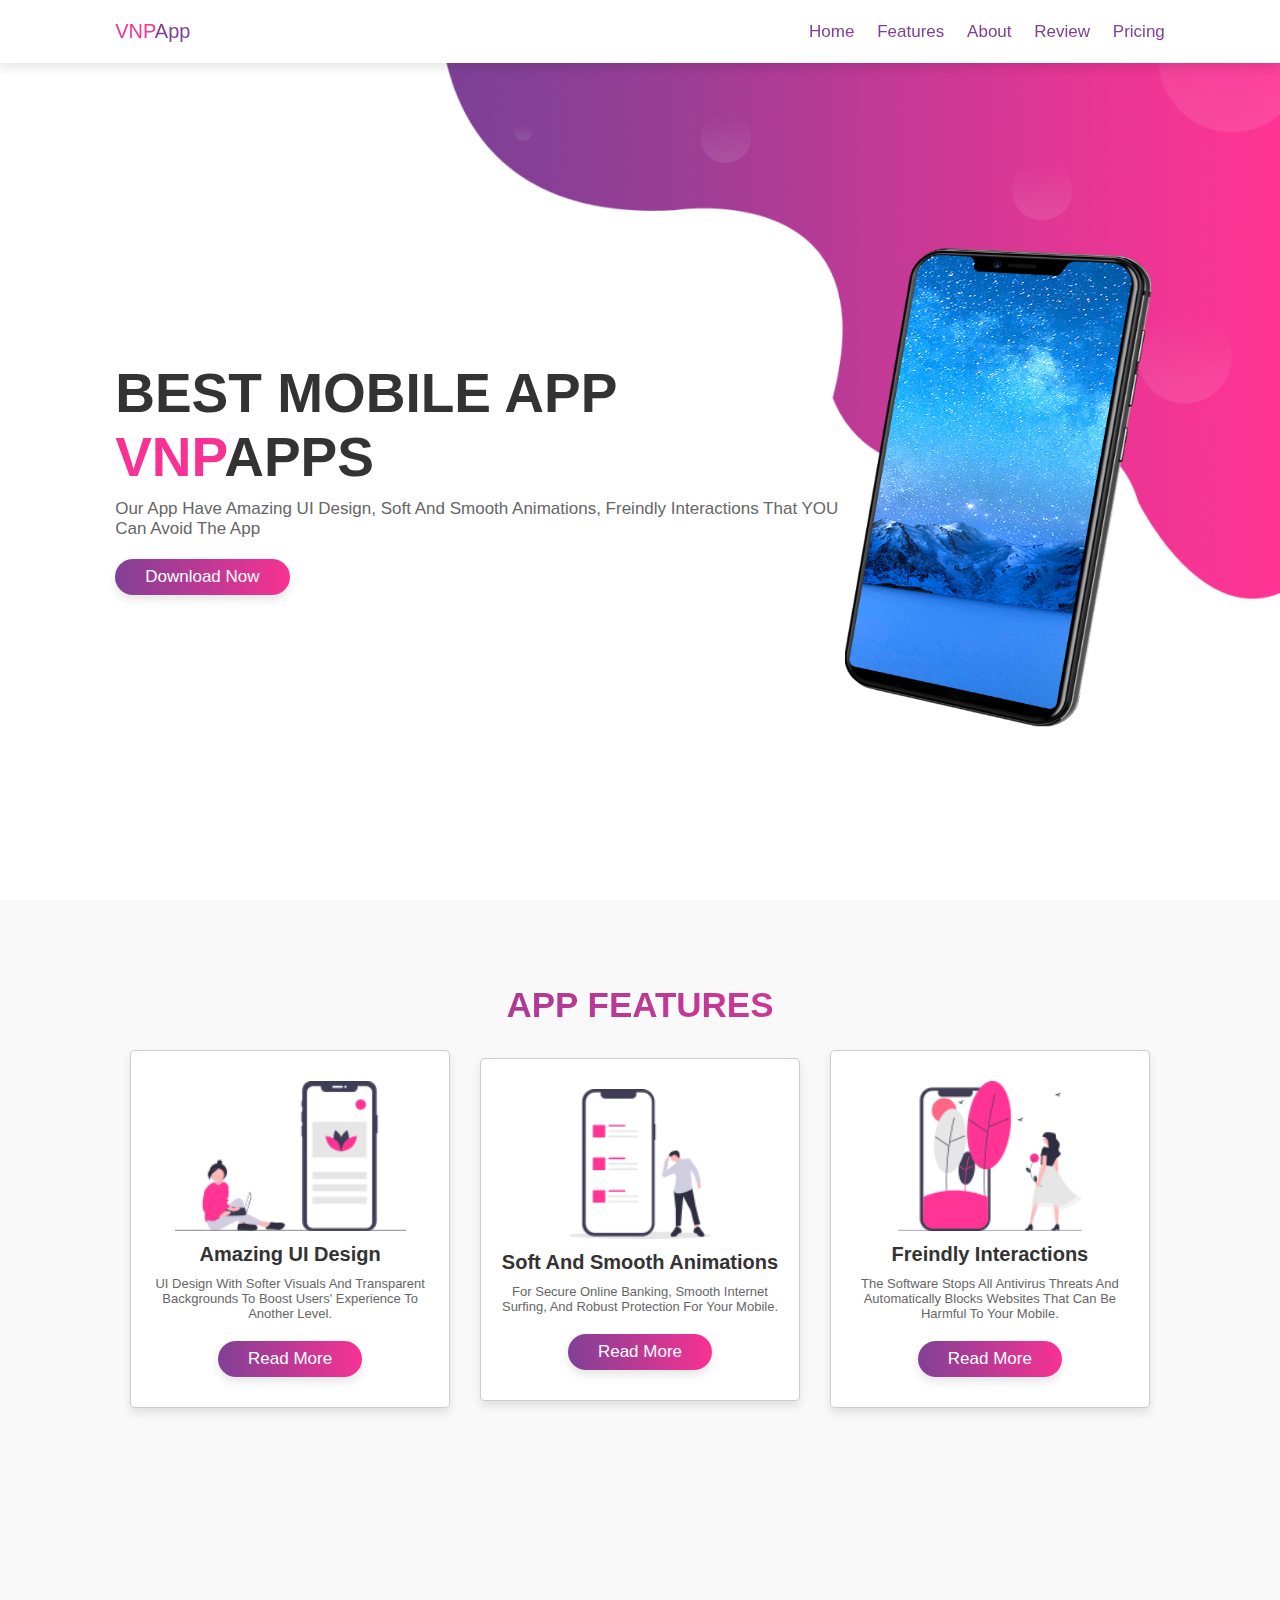
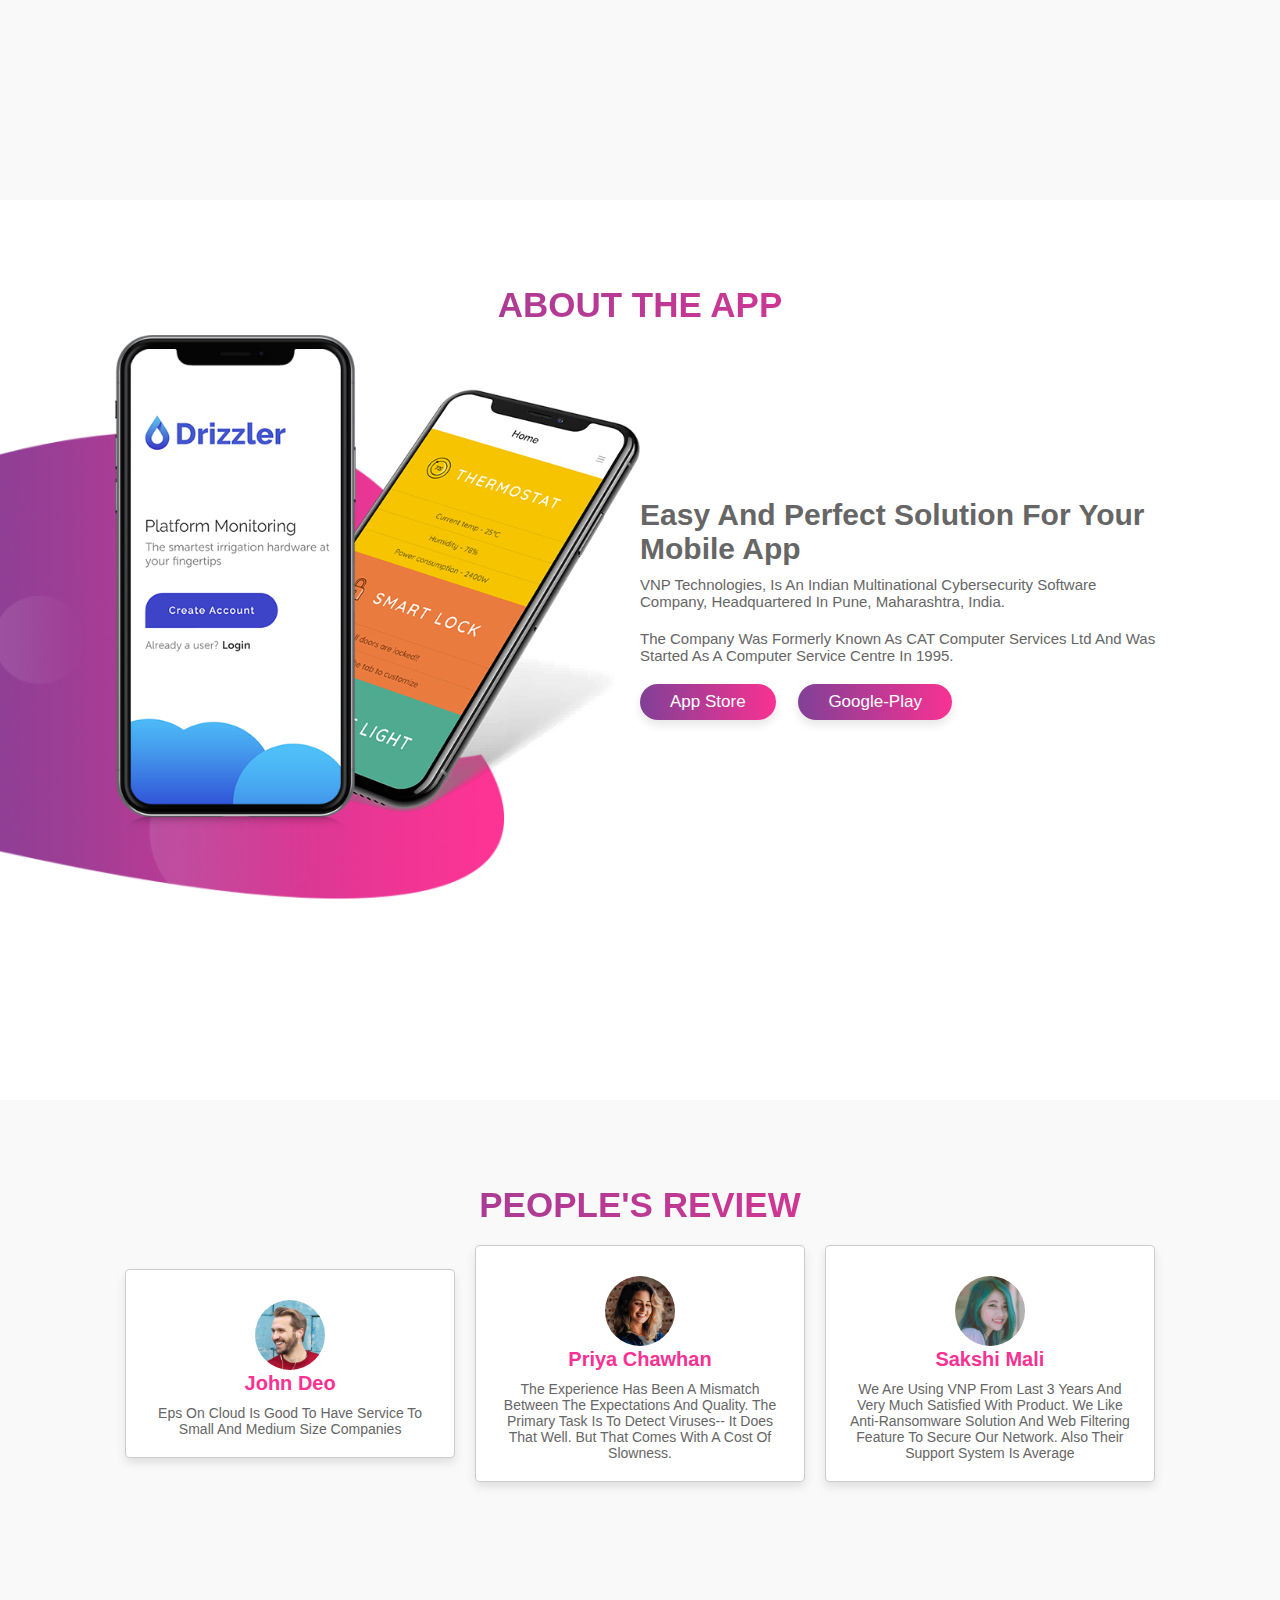
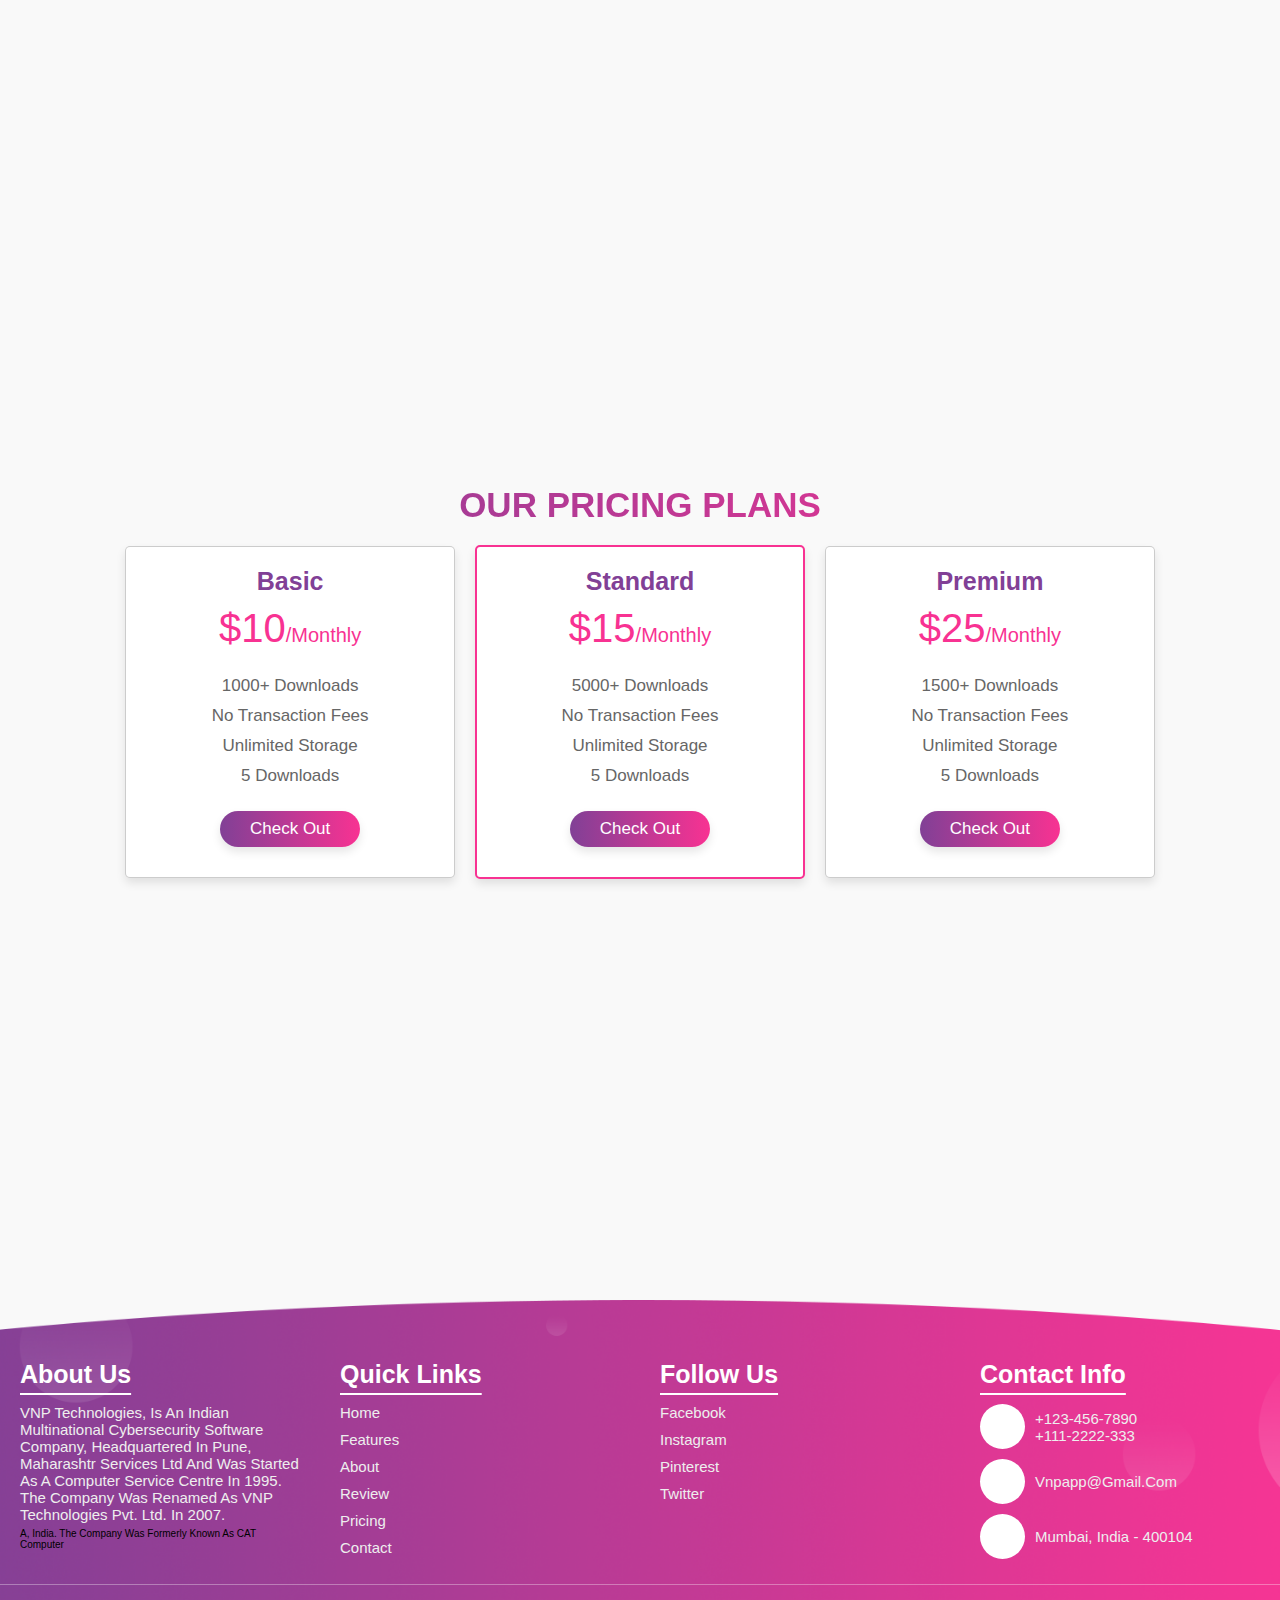
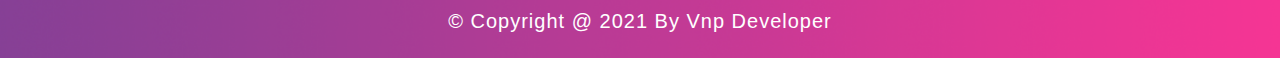
<file: app landing page/app landing page/index.html>
<!DOCTYPE html>
<html>
<head>
    <meta charset="UTF-8">
    <meta name="viewport" content="width=device-width, initial-scale=1.0">
    <title>complete responsive app landing page website design tutorial</title>


    <!-- custom css file link  -->
    <link rel="stylesheet" href="css/style.css">

</head>
<body>
    
<!-- header section starts  -->

<header>

    <a href="#" class="logo"><span>VNP</span>App</a>

    <input type="checkbox" id="menu-bar">
    <label for="menu-bar" class="fas fa-bars"></label>

    <nav class="navbar">
        <a href="#home">home</a>
        <a href="#features">features</a>
        <a href="#about">about</a>
        <a href="#review">review</a>
        <a href="#pricing">pricing</a>
    </nav>

</header>

<!-- header section ends -->

<!-- home section starts  -->

<section class="home" id="home">

    <div class="content">
        <h3>best mobile app<br> <span>VNP</span>apps</h3>
        <p>Our app have Amazing UI Design, Soft And Smooth Animations, Freindly Interactions that YOU can avoid the app</p>
        <a href="#" class="btn">download now</a>
    </div>

    <div class="image">
        <img src="images/mobile.png" alt="" height="500" >
    </div>

</section>

<!-- home section ends -->

<!-- features section starts  -->

<section class="features" id="features">

    <h1 class="heading"> app features </h1>

    <div class="box-container">

        <div class="box">
            <img src="images/f-icon1.png" alt="">
            <h3>amazing UI design</h3>
            <p>UI design with softer visuals and transparent backgrounds to boost users' experience to another level.</p>
            <a href="#" class="btn">read more</a>
        </div>

        <div class="box">
            <img src="images/f-icon2.png" alt="">
            <h3>soft and smooth animations</h3>
            <p>For secure online banking, smooth Internet surfing, and robust protection for your mobile.</p>
            <a href="#" class="btn">read more</a>
        </div>

        <div class="box">
            <img src="images/f-icon3.png" alt="">
            <h3>freindly interactions</h3>
            <p> The software stops all antivirus threats and automatically blocks websites that can be harmful to your mobile.</p>
            <a href="#" class="btn">read more</a>
        </div>

    </div>

</section>

<!-- features section ends -->

<!-- about section starts  -->

<section class="about" id="about">

    <h1 class="heading"> about the app </h1>

    <div class="column">

        <div class="image">
            <img src="images/about-image.png" alt="">
        </div>

        <div class="content">
            <h3>Easy And Perfect Solution For Your mobile App</h3>
            <p>VNP Technologies, is an Indian multinational cybersecurity software company, headquartered in Pune, Maharashtra, India.</p>
            <p>The company was formerly known as CAT Computer Services Ltd and was started as a computer service centre in 1995.</p>
            <div class="buttons">
                <a href="#" class="btn"> <i class="fab fa-apple"></i> app store </a>
                <a href="#" class="btn"> <i class="fab fa-google-play"></i> google-play </a>
            </div>
        </div>

    </div>

</section>

<!-- about section ends -->



<!-- review section starts  -->

<section class="review" id="review">

    <h1 class="heading"> people's review </h1>

    <div class="box-container">

        <div class="box">
            <i class="fas fa-quote-right"></i>
            <div class="user">
                <img src="images/pic2.png" alt="">
                <h3>john deo</h3>
                <div class="stars">
                    <i class="fas fa-star"></i>
                    <i class="fas fa-star"></i>
                    <i class="fas fa-star"></i>
                    <i class="fas fa-star"></i>
                    <i class="fas fa-star"></i>
                </div>
                <div class="comment">
                    eps on cloud is good to have service to small and medium size companies
                </div>
            </div>
        </div>

        <div class="box">
            <i class="fas fa-quote-right"></i>
            <div class="user">
                <img src="images/pic1.png" alt="">
                <h3>priya chawhan</h3>
                <div class="stars">
                    <i class="fas fa-star"></i>
                    <i class="fas fa-star"></i>
                    <i class="fas fa-star"></i>
                    <i class="fas fa-star"></i>
                    <i class="fas fa-star-half-alt"></i>
                </div>
                <div class="comment">
                    The experience has been a mismatch between the expectations and quality. The primary task is to detect viruses-- it does that well. But that comes with a cost of slowness.
                </div>
            </div>
        </div>

        <div class="box">
            <i class="fas fa-quote-right"></i>
            <div class="user">
                <img src="images/pic3.png" alt="">
                <h3>sakshi mali</h3>
                <div class="stars">
                    <i class="fas fa-star"></i>
                    <i class="fas fa-star"></i>
                    <i class="fas fa-star"></i>
                    <i class="fas fa-star"></i>
                    <i class="far fa-star"></i>
                </div>
                <div class="comment">
                    We are using VNP from last 3 years and very much satisfied with product. We like anti-ransomware solution and web filtering feature to secure our network. also their support system is average
                </div>
            </div>
        </div>

    </div>

</section>

<!-- review section ends -->

<!-- pricing section starts  -->

<section class="pricing" id="pricing">

    <h1 class="heading"> Our Pricing Plans </h1>

    <div class="box-container">

        <div class="box">
            <h3 class="title">basic</h3>
            <div class="price">$10<span>/monthly</span></div>
            <ul>
                <li> <i class="fas fa-check"></i> 1000+ downloads </li>
                <li> <i class="fas fa-check"></i> No transaction fees </li>
                <li> <i class="fas fa-times"></i> unlimited storage </li>
                <li> <i class="fas fa-times"></i> 5 downloads </li>
            </ul>
            <a href="#" class="btn">check out</a>
        </div>

        <div class="box">
            <h3 class="title">standard</h3>
            <div class="price">$15<span>/monthly</span></div>
            <ul>
                <li> <i class="fas fa-check"></i> 5000+ downloads </li>
                <li> <i class="fas fa-check"></i> No transaction fees </li>
                <li> <i class="fas fa-check"></i> unlimited storage </li>
                <li> <i class="fas fa-times"></i> 5 downloads </li>
            </ul>
            <a href="#" class="btn">check out</a>
        </div>

        <div class="box">
            <h3 class="title">premium</h3>
            <div class="price">$25<span>/monthly</span></div>
            <ul>
                <li> <i class="fas fa-check"></i> 1500+ downloads </li>
                <li> <i class="fas fa-check"></i> No transaction fees </li>
                <li> <i class="fas fa-check"></i> unlimited storage </li>
                <li> <i class="fas fa-check"></i> 5 downloads </li>
            </ul>
            <a href="#" class="btn">check out</a>
        </div>

    </div>

</section>

<!-- pricing section ends -->




<!-- footer section starts  -->

<div class="footer">

    <div class="box-container">

        <div class="box">
            <h3>about us</h3>
            <p>VNP Technologies, is an Indian multinational cybersecurity software company, headquartered in Pune, Maharashtr Services Ltd and was started as a computer service centre in 1995. The company was renamed as VNP Technologies Pvt. Ltd. in 2007.</p>
    a, India. The company was formerly known as CAT Computer    </div>

        <div class="box">
            <h3>quick links</h3>
            <a href="#">home</a>
            <a href="#">features</a>
            <a href="#">about</a>
            <a href="#">review</a>
            <a href="#">pricing</a>
            <a href="#">contact</a>
        </div>

        <div class="box">
            <h3>follow us</h3>
            <a href="#">facebook</a>
            <a href="#">instagram</a>
            <a href="#">pinterest</a>
            <a href="#">twitter</a>
        </div>

        <div class="box">
            <h3>contact info</h3>
            <div class="info">
                <i class="fas fa-phone"></i>
                <p> +123-456-7890 <br> +111-2222-333 </p>
            </div>
            <div class="info">
                <i class="fas fa-envelope"></i>
                <p> vnpapp@gmail.com </p>
            </div>
            <div class="info">
                <i class="fas fa-map-marker-alt"></i>
                <p> mumbai, india - 400104 </p>
            </div>
        </div>

    </div>

    <h1 class="credit"> &copy; copyright @ 2021 by vnp developer </h1>

</div>

<!-- footer section ends -->


</body>
</html>
</file>
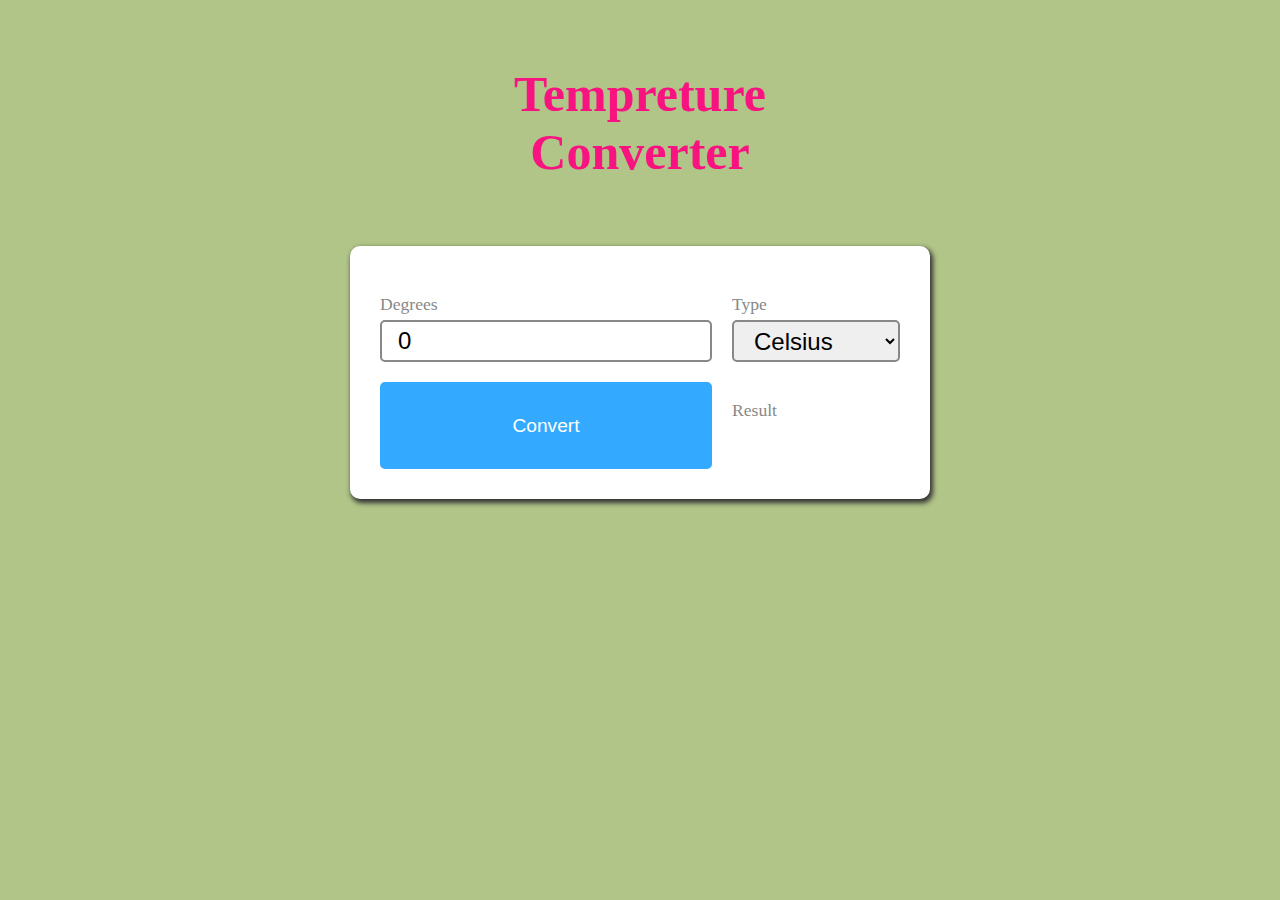
<file: tempratue converter1/1.html>
<!DOCTYPE html>
<html lang="en">
<head>
    <title>Tempratue converter</title>
    <meta charset="UTF-8">
    <meta http-equiv="X-UA-Compatible" content="IE=edge">
    <meta name="viewport" content="width=device-width, initial-scale=1.0">
    <title>Document</title>
    <link rel="stylesheet" href="1.css">
</head>
<body>
    
    <h2>Tempreture Converter</h2>
    <main>
        
        <div class="cont">
           
            <p>Degrees</p>
            <input  class="input" value="0" type="text" name="degrees" id="degrees">
        </div>
        <div class="cont">
            <p>Type</p>
            <div class="temp">

                <select class="input"  name="temp" id="temp">
                    <option value="C">Celsius</option>
                    <option value="F">Fahrenheit</option>
                    <option value="K">Kelvin</option>
                </select>
                <i class="fas fa-caret-up" id="Arrow" ></i>
            </div>

        </div>
        
        <button id="convert">Convert</button>
        
        <div class="cont">
            <p>Result</p>
            <h1 id="result"></h1>
        </div>
        
    </main>
    <script src="./script.js"></script>
</body>
</html>
</file>
<file: app landing page/app landing page/css/style.css>
:root{
    --purple:#814096;
    --pink:#F83292;
    --gradient:linear-gradient(90deg, var(--purple), var(--pink));
}

*{
    font-family: 'Poppins', sans-serif;
    margin:0; padding:0;
    box-sizing: border-box;
    text-decoration: none;
    outline: none; border:none;
    text-transform: capitalize;
}

*::selection{
    background:var(--pink);
    color:#fff;
}

html{
    font-size: 62.5%;
    overflow-x: hidden;
}

body{
    background:#f9f9f9;
}

section{
    min-height: 100vh;
    padding:0 9%;
    padding-top: 7.5rem;
    padding-bottom: 2rem;
}

.btn{
    display: inline-block;
    margin-top: 1rem;
    padding:.8rem 3rem;
    border-radius: 5rem;
    background:var(--gradient);
    font-size: 1.7rem;
    color:#fff;
    cursor: pointer;
    box-shadow: 0 .5rem 1rem rgba(0,0,0,.1);
    transition: all .3s linear;
}

.btn:hover{
    transform: scale(1.1);
}

.heading{
    text-align: center;
    background:var(--gradient);
    color:transparent;
    -webkit-background-clip: text;
    background-clip: text;
    font-size: 3.5rem;
    text-transform: uppercase;
    padding:1rem;
}

header{
    position: fixed;
    top:0; left:0;
    width:100%;
    background:#fff;
    box-shadow: 0 .5rem 1rem rgba(0,0,0,.1);
    padding:2rem 9%;
    display: flex;
    align-items: center;
    justify-content: space-between;
    z-index: 1000;
}

header .logo{
    font-size: 2rem;
    color:var(--purple);
}

header .logo span{
    color:var(--pink);
}

header .navbar a{
    font-size: 1.7rem;
    margin-left: 2rem;
    color:var(--purple);
}

header .navbar a:hover{
    color:var(--pink);
}

header input{
    display: none;
}

header label{
    font-size: 3rem;
    color:var(--purple);
    cursor: pointer;
    visibility: hidden;
    opacity: 0;
}

.home{
    display: flex;
    align-items: center;
    justify-content: center;
    background:url(../images/home-bg-img.png) no-repeat;
    background-size: cover;
    background-position: center;
}

.home .image img{
    width:25vw;
    animation: float 3s linear infinite;
}

@keyframes float{
    0%, 100%{
        transform: translateY(0rem);
    }
    50%{
        transform: translateY(-3.5rem);
    }
}

.home .content h3{
    font-size: 5.5rem;
    color:#333;
    text-transform: uppercase;
}

.home .content h3 span{
    color:var(--pink);
    text-transform: uppercase;
}

.home .content p{
    font-size: 1.7rem;
    color:#666;
    padding:1rem 0;
}

.features .box-container{
    display: flex;
    align-items: center;
    justify-content: center;
    flex-wrap: wrap;
}

.features .box-container .box{
    flex:1 1 30rem;
    background:#fff;
    border-radius: .5rem;
    border:.1rem solid rgba(0,0,0,.2);
    box-shadow: 0 .5rem 1rem rgba(0,0,0,.1);
    margin:1.5rem;
    padding:3rem 2rem;
    border-radius: .5rem;
    text-align: center;
    transition: .2s linear;
}

.features .box-container .box img{
    height: 15rem;
}

.features .box-container .box h3{
    font-size: 2rem;
    color:#333;
    padding-top: 1rem;
}

.features .box-container .box p{
    font-size: 1.3rem;
    color:#666;
    padding: 1rem 0;
}

.about{
    background:url(../images/about-bg.png) no-repeat;
    background-size: cover;
    background-position: center;
    padding-bottom: 3rem;
}

.about .column{
    display: flex;
    align-items: center;
    justify-content: center;
    flex-wrap: wrap;
}

.about .column .image{
    flex:1 1 40rem;
}

.about .column .image img{
    width:100%;
}

.about .column .content{
    flex:1 1 40rem;
}

.about .column .content h3{
    font-size: 3rem;
    color:#666;
}

.about .column .content p{
    font-size: 1.5rem;
    color:#666;
    padding:1rem 0;
}

.about .column .content .buttons a:last-child{
    margin-left: 2rem;
}



.review .box-container{
    display: flex;
    align-items: center;
    justify-content: center;
    flex-wrap: wrap;
}

.review .box-container .box{
    background:#fff;
    margin:1rem;
    padding:1rem;
    text-align: center;
    position: relative;
    border:.1rem solid rgba(0,0,0,.2);
    box-shadow: 0 .5rem 1rem rgba(0,0,0,.1);
    flex:1 1 30rem;
    border-radius: .5rem;
}

.review .box-container .box .fa-quote-right{
    position: absolute;
    top:1rem; right:2rem;
    font-size: 8rem;
    color:var(--pink);
    opacity: .3;
}

.review .box-container .box .user img{
    border-radius: 50%;
    object-fit: cover;
    height: 7rem;
    width:7rem;
    margin-top: 2rem;
}

.review .box-container .box .user h3{
    color:var(--pink);
    font-size: 2rem;
}

.review .box-container .box .user .stars i{
    color:var(--purple);
    font-size: 1.5rem;
    padding:1rem 0;
}

.review .box-container .box .comment{
    color:#666;
    font-size: 1.4rem;
    padding:1rem;
}

.pricing .box-container{
    display: flex;
    align-items: center;
    justify-content: center;
    flex-wrap: wrap;
}

.pricing .box-container .box{
    flex:1 1 27rem;
    margin:1rem;
    padding:1rem;
    background:#fff;
    border:.1rem solid rgba(0,0,0,.2);
    box-shadow: 0 .5rem 1rem rgba(0,0,0,.1);
    border-radius: .5rem;
    text-align: center;
    padding-bottom: 3rem;
}

.pricing .box-container .box:nth-child(2),
.pricing .box-container .box:hover{
    border:.2rem solid var(--pink);
}

.pricing .box-container .box .title{
    color:var(--purple);
    font-size: 2.5rem;
    padding-top: 1rem;
}

.pricing .box-container .box .price{
    font-size: 4rem;
    color:var(--pink);
    padding:1rem 0;
}

.pricing .box-container .box .price span{
    font-size: 2rem;
}

.pricing .box-container .box ul{
    padding:1rem 0;
    list-style: none;
}

.pricing .box-container .box ul li{
    font-size: 1.7rem;
    color:#666;
    padding:.5rem 0;
}

.pricing .box-container .box ul li .fa-check{
    color:lightgreen;
}

.pricing .box-container .box ul li .fa-times{
    color:tomato;
}


.footer{
    padding-top: 3rem;
    background:url(../images/footer-bg.png) no-repeat;
    background-size: cover;
    background-position: center;
}

.footer .box-container{
    display: flex;
    flex-wrap: wrap;
}

.footer .box-container .box{
    flex:1 1 25rem;
    margin:2rem;
}

.footer .box-container .box h3{
    font-size: 2.5rem;
    padding:1rem 0;
    color:#fff;
    text-decoration: underline;
    text-underline-offset: 1rem;
}

.footer .box-container .box p{
    font-size: 1.5rem;
    padding:.5rem 0;
    color:#eee;
}

.footer .box-container .box a{
    display: block;
    font-size: 1.5rem;
    padding:.5rem 0;
    color:#eee;
}

.footer .box-container .box a:hover{
    text-decoration: underline;
}

.footer .box-container .box .info{
    display: flex;
    align-items: center;
}

.footer .box-container .box .info i{
    margin:.5rem 0;
    margin-right: 1rem;
    border-radius: 50%;
    background:#fff;
    color:var(--pink);
    font-size: 1.5rem;
    height:4.5rem;
    width:4.5rem;
    line-height: 4.5rem;
    text-align: center;
}

.footer .credit{
    font-size: 2rem;
    font-weight: normal;
    letter-spacing: .1rem;
    color:#fff;
    border-top: .1rem solid #fff5;
    padding:2.5rem 1rem;
    text-align: center;
}
</file>
<file: tempratue converter1/1.css>
h2{
    padding: 30px;
    margin: 30px;
    text-align: center;
    font-weight: bold;
    font-family:'Times New Roman', Times, serif;
    font-size: 50px;
    color: rgba(255, 0, 128, 0.904);

}


body{
    margin-left: 350px;
    margin-right: 350px;
    align-items: center;
    justify-content: center;
    background-color: rgb(176, 197, 135);
}
h2{
   padding: 30px;
   margin: 35px;

}
main{
    background-color: #FFF;
    display: grid;
    grid-template-columns: 1fr 1fr ;
    grid-template-rows: 1fr 1fr;
    padding:1.5rem;
    border-radius: 10px;
    box-shadow: 2px 3px 5px 1px #333;
    grid-gap:20px;
    padding: 30px;
    
    
}
p{
    color:#888;
    margin-bottom:5px;
    font-size:1.1rem
}
.cont{
    display: flex;
    flex-direction: column;
    justify-content: center;
  
}
.input{
    border:2px solid #888;
    border-radius: 5px;
    flex-grow: 1;
    padding-left:1rem;
    font-size:1.5rem;
    transition: all 200ms ease-in-out;
    
    
}
.input:hover{
    border-color:#5CF;
}.input:hover ~i{
    color:#5CF;
} */
.input:active,.input:focus{
    border-color:#3AF;
    outline:none;
}

.input:focus~i{
    color:#3AF
}
.temp{
    position:relative;
    flex-grow: 1;
    
}
#temp{
    width: 100%;
    height: 100%;
}





button{
    border:none;
    height: 100%;
    background-color: #3AF;
    border-radius: 5px;
    font-size:1.2rem;
    color:white;
    cursor: pointer;
}
</file>
